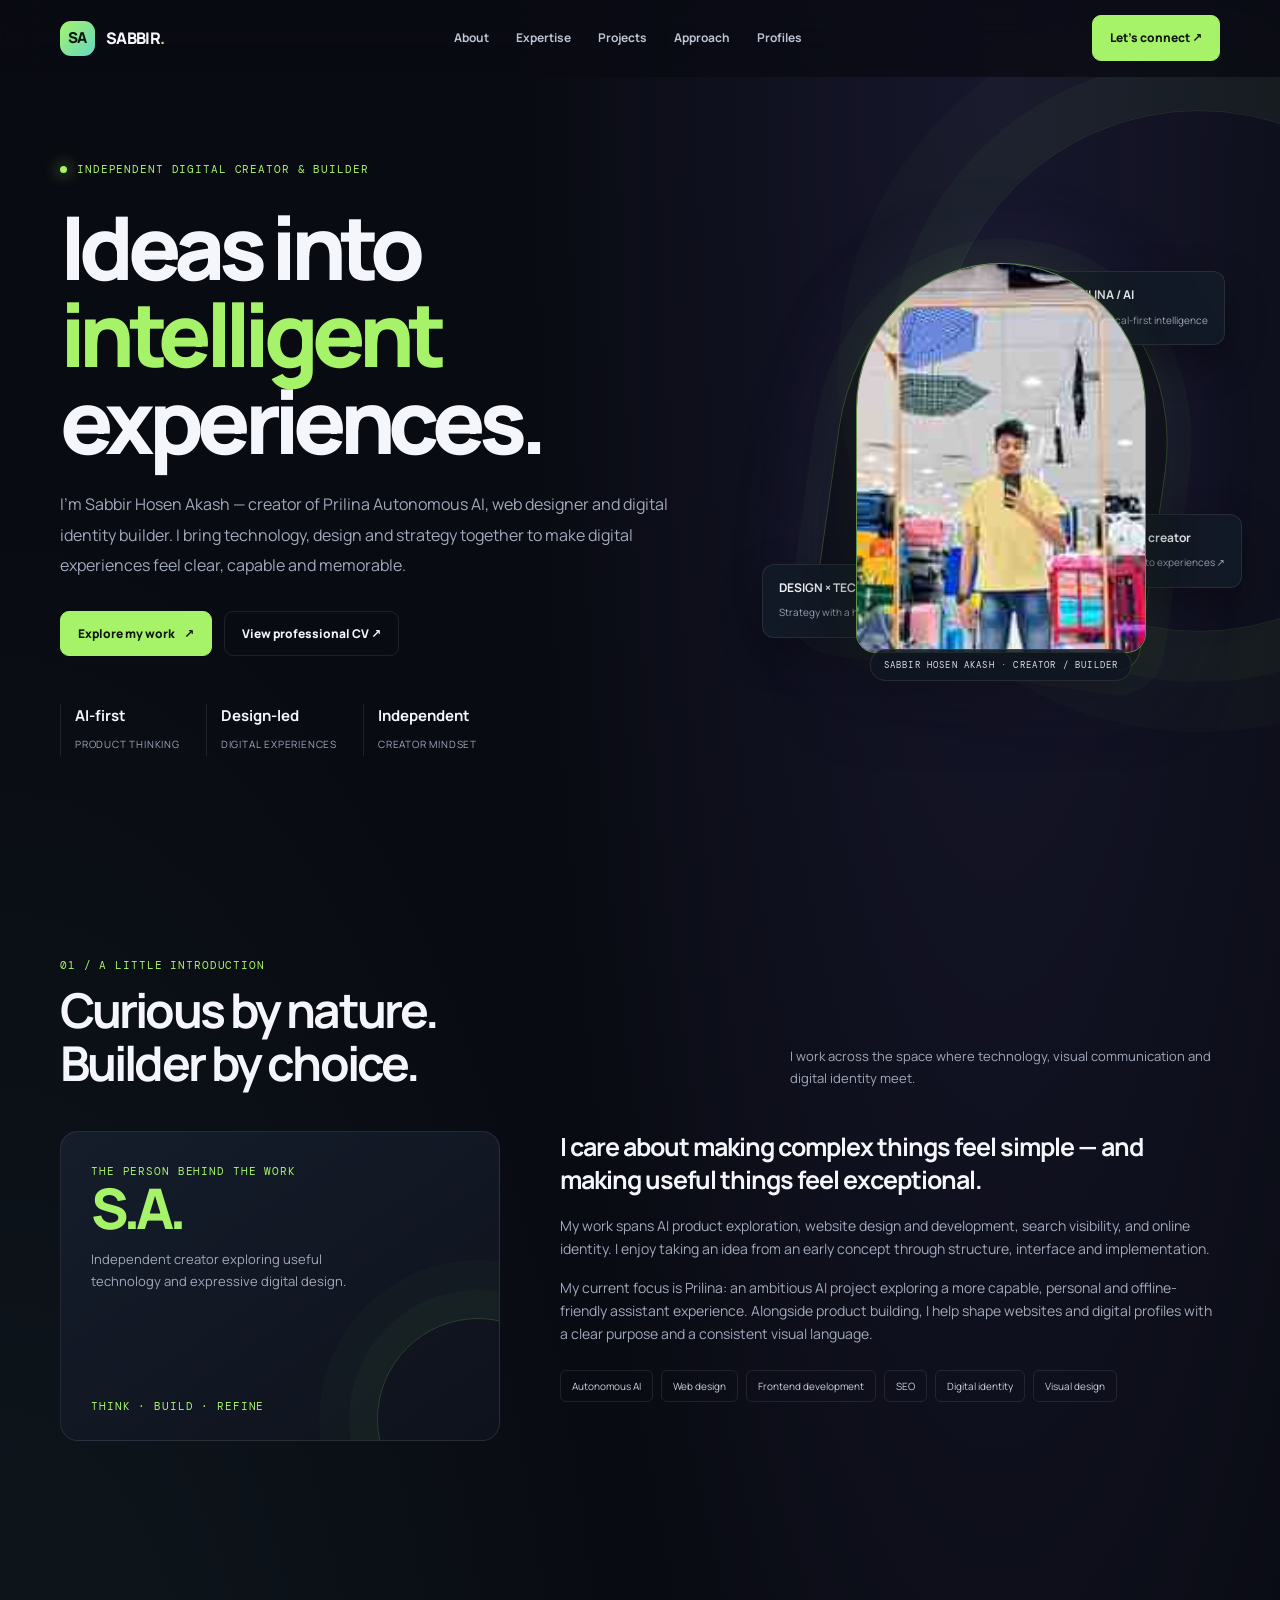
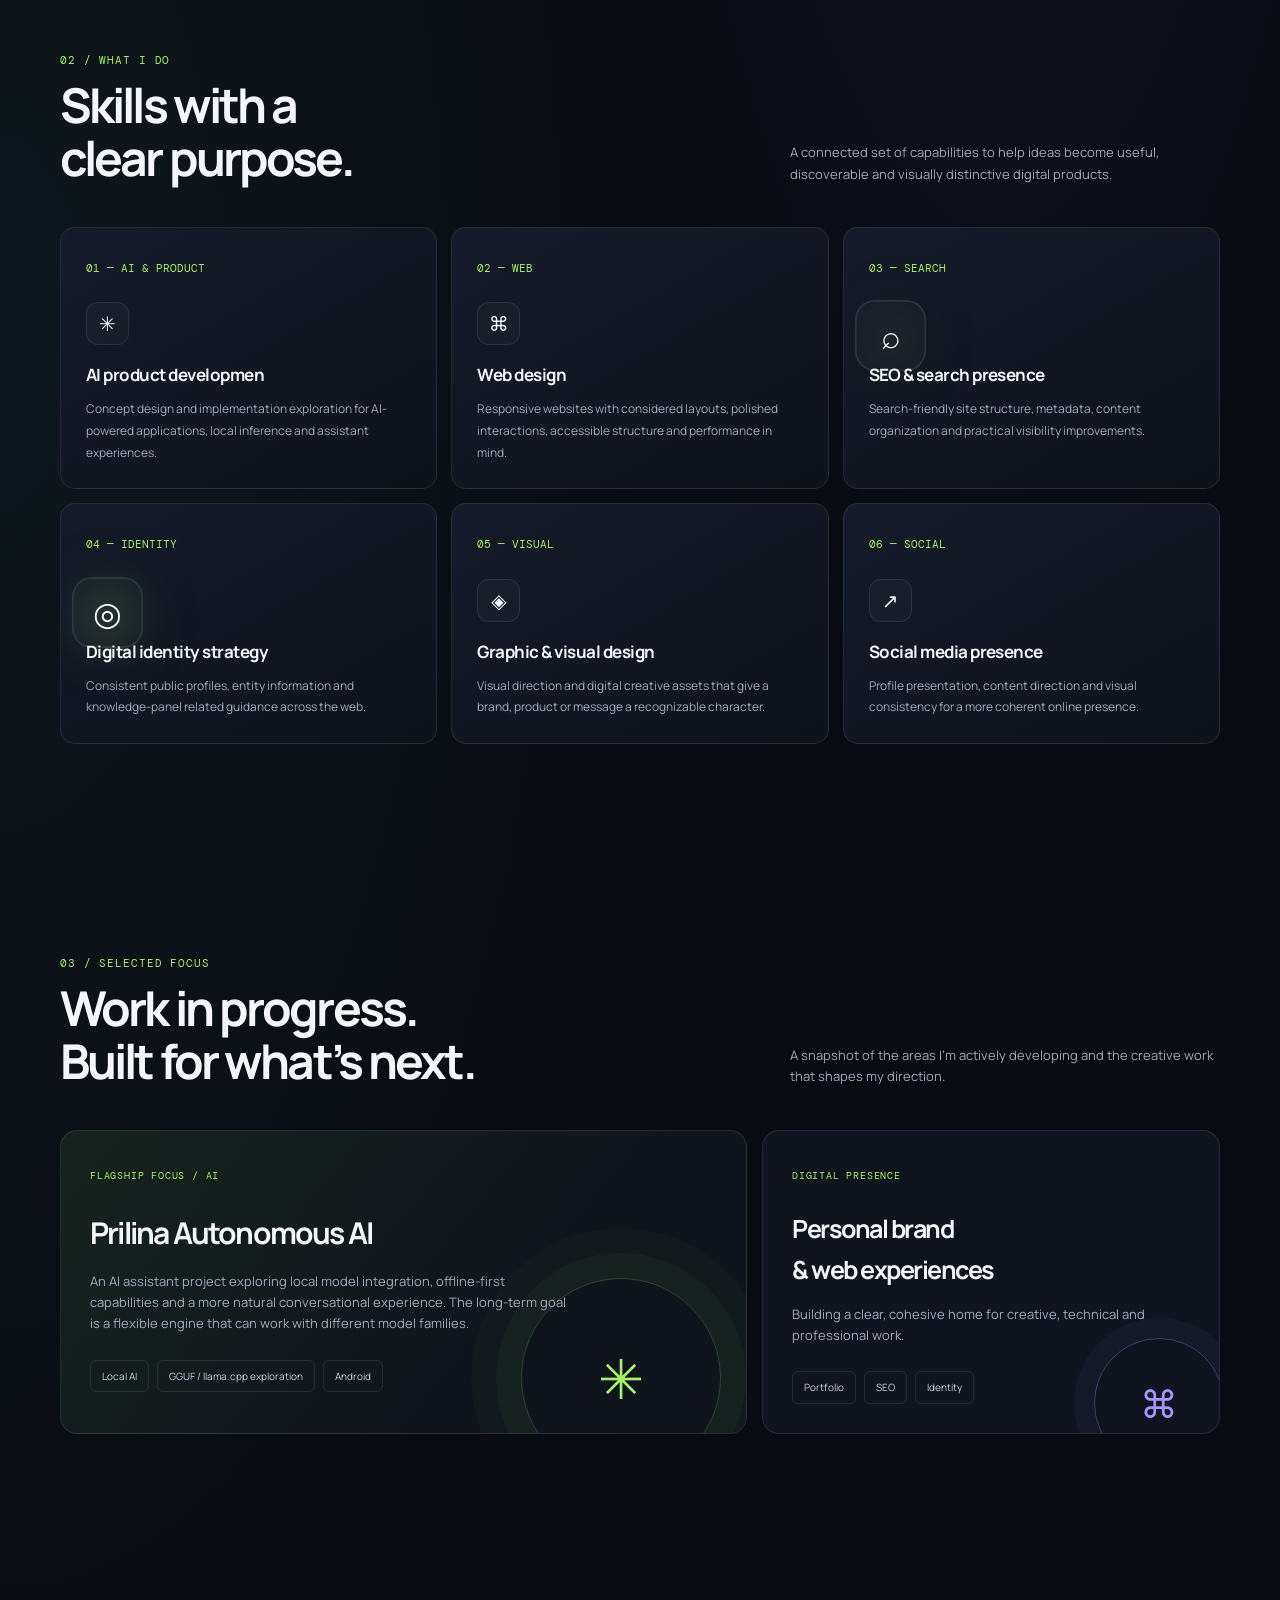
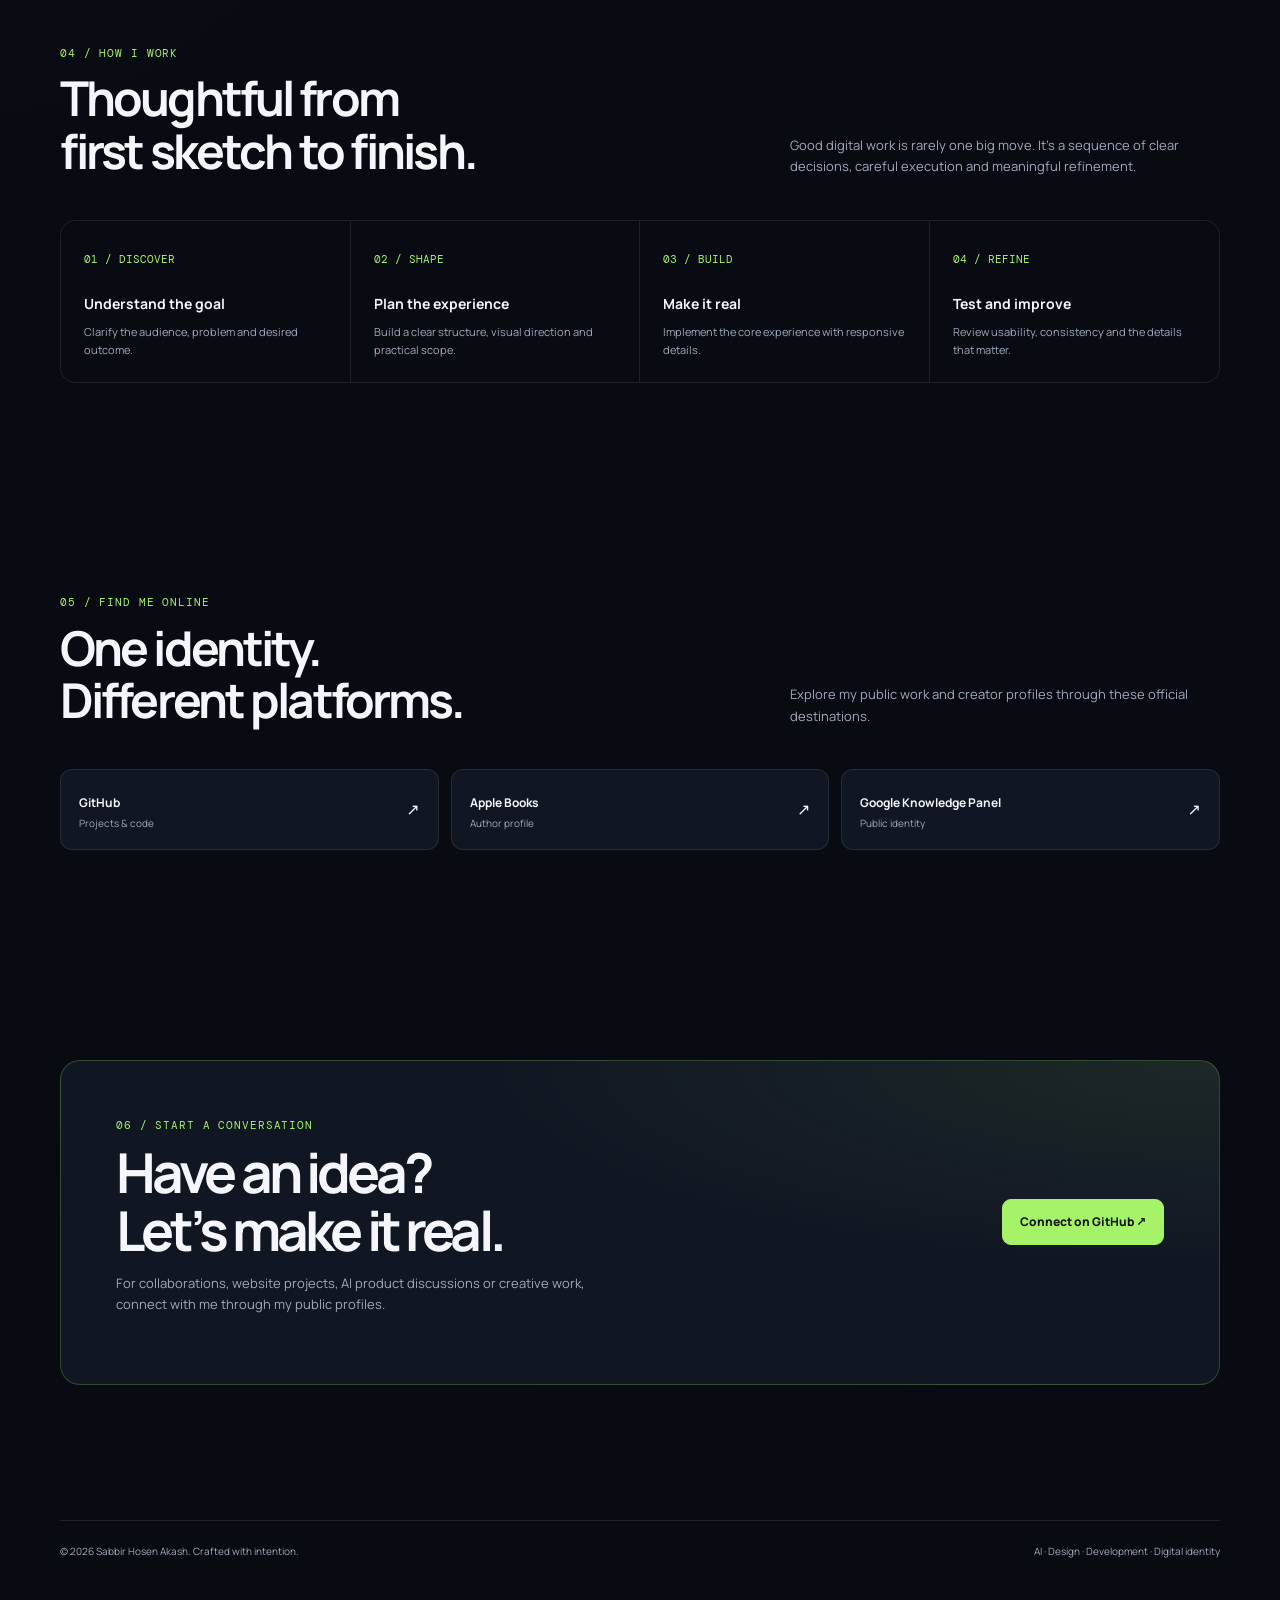
<file: index.html>
<!doctype html>
<html lang="en">
<head>
<meta charset="utf-8"><meta name="viewport" content="width=device-width,initial-scale=1">
<meta name="theme-color" content="#090b12">
<meta name="description" content="Sabbir Hosen Akash — Autonomous AI creator, web designer, developer and digital identity strategist.">
<meta property="og:title" content="Sabbir Hosen Akash — Digital Creator & AI Builder">
<meta property="og:description" content="Building intelligent experiences, thoughtful websites and stronger digital identities.">
<meta property="og:type" content="website">
<title>Sabbir Hosen Akash — Digital Creator & AI Builder</title>
<link rel="preconnect" href="https://fonts.googleapis.com"><link rel="preconnect" href="https://fonts.gstatic.com" crossorigin>
<link href="https://fonts.googleapis.com/css2?family=DM+Mono:wght@400;500&family=Manrope:wght@400;500;600;700;800&display=swap" rel="stylesheet">
<style>
:root{--bg:#090b12;--panel:#10141f;--panel2:#151b29;--line:rgba(255,255,255,.09);--text:#f4f6fb;--muted:#a0a9bb;--accent:#a6f36a;--cyan:#76d9ed;--purple:#a995ff;--max:1160px}
*{box-sizing:border-box}html{scroll-behavior:smooth;scroll-padding-top:90px}body{margin:0;background:radial-gradient(ellipse at 78% 0%,rgba(95,83,180,.17),transparent 34%),radial-gradient(ellipse at 0% 40%,rgba(80,180,170,.08),transparent 35%),var(--bg);color:var(--text);font-family:Manrope,system-ui,sans-serif;line-height:1.65}a{color:inherit;text-decoration:none}button{font:inherit}.wrap{width:min(var(--max),calc(100% - 44px));margin:auto}.mono{font-family:'DM Mono',monospace;letter-spacing:.08em;text-transform:uppercase;font-size:11px;color:var(--accent)}.nav{position:fixed;z-index:20;top:0;left:0;right:0;background:rgba(9,11,18,.78);backdrop-filter:blur(18px);border-bottom:1px solid transparent;transition:.25s}.nav.scrolled{border-color:var(--line)}.navin{height:76px;display:flex;align-items:center;justify-content:space-between}.brand{display:flex;align-items:center;gap:11px;font-weight:800;letter-spacing:-.04em}.brandmark{width:35px;height:35px;border-radius:11px;background:linear-gradient(135deg,var(--accent),#63d8c3);color:#10150e;display:grid;place-items:center;font-size:15px;font-weight:900}.links{display:flex;align-items:center;gap:27px;color:#bdc5d4;font-size:12px;font-weight:700}.links a:hover,.links a.active{color:var(--accent)}.navcta,.btn{display:inline-flex;align-items:center;justify-content:center;gap:9px;padding:12px 17px;border-radius:9px;background:var(--accent);color:#10150e;font-weight:800;font-size:12px;border:1px solid var(--accent);transition:.2s}.navcta:hover,.btn:hover{transform:translateY(-2px);box-shadow:0 10px 30px #a6f36a22}.menu{display:none;background:none;color:white;border:1px solid var(--line);border-radius:9px;padding:9px}.hero{min-height:760px;padding:160px 0 95px;display:flex;align-items:center;position:relative;overflow:hidden}.hero:after{content:"";position:absolute;width:520px;height:520px;border:1px solid #a6f36a1c;border-radius:50%;right:-180px;top:110px;box-shadow:0 0 0 50px #a6f36a08,0 0 0 100px #a6f36a05;pointer-events:none}.hero-grid{display:grid;grid-template-columns:1.2fr .8fr;gap:65px;align-items:center;position:relative;z-index:1}.eyebrow{display:flex;align-items:center;gap:10px;margin-bottom:25px}.dot{width:7px;height:7px;border-radius:50%;background:var(--accent);box-shadow:0 0 15px var(--accent)}h1{font-size:clamp(48px,7vw,88px);line-height:.99;letter-spacing:-.075em;margin:0 0 25px;font-weight:800}h1 span{color:var(--accent)}.hero p{max-width:610px;color:var(--muted);font-size:16px;line-height:1.9;margin:0 0 30px}.actions{display:flex;gap:12px;flex-wrap:wrap}.btn.secondary{background:transparent;color:var(--text);border-color:var(--line)}.btn.secondary:hover{border-color:var(--accent);color:var(--accent);box-shadow:none}.hero-meta{display:flex;gap:26px;margin-top:48px;flex-wrap:wrap}.meta{border-left:1px solid var(--line);padding-left:14px}.meta strong{display:block;font-size:15px}.meta small{font-size:10px;color:var(--muted);text-transform:uppercase;letter-spacing:.08em}.visual{min-height:440px;position:relative;display:grid;place-items:center}.orb{width:min(350px,80vw);aspect-ratio:1;border-radius:50%;background:radial-gradient(circle at 35% 30%,#28374b,#151d2b 45%,#0b1019 70%);border:1px solid #a6f36a40;box-shadow:inset 0 0 80px #9ff06c12,0 0 100px #8d82ff18;position:relative;display:grid;place-items:center;animation:float 7s ease-in-out infinite}.orb:before,.orb:after{content:"";position:absolute;inset:18px;border:1px solid #a6f36a30;border-radius:50%;transform:rotateX(68deg)}.orb:after{inset:42px;transform:rotateY(65deg) rotateX(68deg);border-color:#76d9ed40}.orbcore{width:145px;height:145px;border-radius:38px;background:linear-gradient(145deg,#b9ff7d,#5cc9bb);display:grid;place-items:center;color:#10170f;font-size:52px;font-weight:800;letter-spacing:-.1em;box-shadow:0 20px 70px #a6f36a33;transform:rotate(-8deg)}.floatcard{position:absolute;background:#141b28eF;border:1px solid var(--line);border-radius:12px;padding:13px 16px;backdrop-filter:blur(15px);box-shadow:0 15px 40px #0005}.floatcard b{display:block;font-size:12px}.floatcard small{font-size:10px;color:var(--muted)}.fc1{top:45px;right:-2px}.fc2{bottom:45px;left:-12px}.fc3{bottom:95px;right:-30px}.section{padding:105px 0}.sectionhead{display:flex;align-items:end;justify-content:space-between;gap:30px;margin-bottom:42px}.sectionhead h2{font-size:clamp(32px,4vw,48px);line-height:1.1;letter-spacing:-.06em;margin:10px 0 0}.sectionhead p{max-width:430px;color:var(--muted);font-size:13px;margin:0}.aboutgrid{display:grid;grid-template-columns:.8fr 1.2fr;gap:60px}.aboutcard{background:linear-gradient(145deg,#151d2b,#0e121c);border:1px solid var(--line);border-radius:18px;padding:30px;min-height:310px;position:relative;overflow:hidden}.aboutcard:after{content:"";position:absolute;width:200px;height:200px;border:1px solid #a6f36a30;border-radius:50%;right:-80px;bottom:-80px;box-shadow:0 0 0 28px #a6f36a08,0 0 0 58px #a6f36a05}.aboutcard .big{font-size:56px;font-weight:800;letter-spacing:-.09em;color:var(--accent);line-height:1}.aboutcard p{color:var(--muted);font-size:13px;max-width:290px}.aboutcopy h3{font-size:25px;line-height:1.3;letter-spacing:-.04em;margin:0 0 18px}.aboutcopy p{color:var(--muted);font-size:14px;margin:0 0 15px}.chips{display:flex;gap:8px;flex-wrap:wrap;margin-top:25px}.chip{border:1px solid var(--line);padding:7px 11px;border-radius:6px;color:#c7d0df;font-size:10px}.services{display:grid;grid-template-columns:repeat(3,1fr);gap:14px}.service{background:linear-gradient(150deg,#151b29,#0e121b);border:1px solid var(--line);border-radius:15px;padding:25px;min-height:230px;transition:.25s;position:relative;overflow:hidden}.service:hover{transform:translateY(-5px);border-color:#a6f36a66}.service .num{font:11px 'DM Mono';color:var(--accent)}.service .ico{width:43px;height:43px;border:1px solid var(--line);border-radius:12px;display:grid;place-items:center;font-size:20px;margin:23px 0 16px;background:#ffffff06}.service h3{font-size:17px;margin:0 0 9px;letter-spacing:-.03em}.service p{font-size:12px;color:var(--muted);margin:0;line-height:1.8}.projects{display:grid;grid-template-columns:1.2fr .8fr;gap:15px}.project{border:1px solid var(--line);border-radius:17px;background:var(--panel);padding:29px;min-height:290px;position:relative;overflow:hidden}.project.primary{background:linear-gradient(130deg,#17231e,#10151d 65%)}.project .tag{font:10px 'DM Mono';color:var(--accent);text-transform:uppercase;letter-spacing:.08em}.project h3{font-size:30px;letter-spacing:-.06em;margin:22px 0 10px}.project p{max-width:480px;color:var(--muted);font-size:13px}.projectart{position:absolute;right:25px;bottom:-45px;width:200px;height:200px;border:1px solid #a6f36a35;border-radius:50%;display:grid;place-items:center;color:var(--accent);font-size:55px;box-shadow:0 0 0 25px #a6f36a08,0 0 0 50px #a6f36a05}.project.small h3{font-size:25px}.project.small .projectart{width:130px;height:130px;font-size:38px;right:-5px;bottom:-35px;color:var(--purple);border-color:#a995ff50;box-shadow:0 0 0 20px #a995ff0a}.process{display:grid;grid-template-columns:repeat(4,1fr);border:1px solid var(--line);border-radius:15px;overflow:hidden}.step{padding:23px;border-right:1px solid var(--line)}.step:last-child{border:0}.step span{font:11px 'DM Mono';color:var(--accent)}.step h3{font-size:14px;margin:22px 0 8px}.step p{font-size:11px;color:var(--muted);margin:0}.profilelinks{display:grid;grid-template-columns:repeat(3,1fr);gap:12px}.profilelink{border:1px solid var(--line);background:#111722;border-radius:12px;padding:18px;display:flex;justify-content:space-between;align-items:center;transition:.2s}.profilelink:hover{border-color:var(--accent);transform:translateY(-3px)}.profilelink b{font-size:12px}.profilelink small{display:block;color:var(--muted);font-size:10px}.contactbox{border:1px solid #a6f36a38;border-radius:20px;padding:55px;background:radial-gradient(ellipse at 100% 0%,#a6f36a14,transparent 45%),#111722;display:flex;align-items:center;justify-content:space-between;gap:30px}.contactbox h2{font-size:clamp(32px,5vw,55px);letter-spacing:-.07em;line-height:1.05;margin:10px 0}.contactbox p{color:var(--muted);font-size:13px;max-width:480px}.footer{padding:30px 0 45px;color:var(--muted);font-size:10px}.footerin{display:flex;justify-content:space-between;gap:20px;border-top:1px solid var(--line);padding-top:22px}.reveal{opacity:0;transform:translateY(22px);transition:opacity .7s,transform .7s}.reveal.visible{opacity:1;transform:none}.topbtn{position:fixed;right:22px;bottom:22px;z-index:10;width:42px;height:42px;border-radius:10px;border:1px solid var(--line);background:#151b29;color:var(--accent);display:none;cursor:pointer}.topbtn.show{display:block}
@keyframes float{0%,100%{transform:translateY(0)}50%{transform:translateY(-13px)}}@media(max-width:850px){.links{gap:14px}.hero-grid{grid-template-columns:1fr .75fr;gap:20px}.visual{transform:scale(.85)}.services{grid-template-columns:repeat(2,1fr)}.aboutgrid{gap:25px}.profilelinks{grid-template-columns:repeat(2,1fr)}}@media(max-width:650px){.wrap{width:min(100% - 32px,var(--max))}.navin{height:66px}.menu{display:block}.links{display:none;position:absolute;top:66px;left:0;right:0;padding:20px 24px;background:#0d111b;flex-direction:column;align-items:flex-start;border-bottom:1px solid var(--line)}.links.open{display:flex}.navcta{display:none}.hero{padding:125px 0 55px;min-height:auto}.hero-grid{grid-template-columns:1fr}.hero p{font-size:14px}.hero-meta{margin-top:32px}.visual{min-height:330px;transform:none;margin-top:0}.orb{width:260px}.orbcore{width:110px;height:110px;font-size:40px}.fc1{right:0;top:10px}.fc2{left:0;bottom:12px}.fc3{right:-4px;bottom:35px}.section{padding:75px 0}.sectionhead{display:block}.sectionhead p{margin-top:15px}.aboutgrid{grid-template-columns:1fr}.aboutcard{min-height:230px}.services{grid-template-columns:1fr}.service{min-height:190px}.projects{grid-template-columns:1fr}.project{min-height:260px}.process{grid-template-columns:1fr 1fr}.step:nth-child(2){border-right:0}.step:nth-child(-n+2){border-bottom:1px solid var(--line)}.profilelinks{grid-template-columns:1fr}.contactbox{padding:30px;display:block}.contactbox .btn{margin-top:12px}.footerin{display:block}.footerin span{display:block;margin-top:8px}}@media(prefers-reduced-motion:reduce){*,*:before,*:after{scroll-behavior:auto!important;animation:none!important;transition:none!important}.reveal{opacity:1;transform:none}}

/* Real portrait hero */
.portrait-visual{min-height:470px}.portrait-halo{position:absolute;width:330px;height:390px;border:1px solid #a6f36a44;border-radius:48% 48% 24px 24px;transform:rotate(8deg);box-shadow:0 0 0 24px #a6f36a08,0 0 100px #8d82ff22;animation:haloFloat 8s ease-in-out infinite}.portrait-frame{position:relative;z-index:1;width:min(290px,74vw);height:390px;border:1px solid #a6f36a88;border-radius:150px 150px 20px 20px;overflow:hidden;background:#172031;box-shadow:0 25px 80px #0009,0 0 45px #a6f36a1b;animation:float 7s ease-in-out infinite}.portrait-frame img{width:100%;height:100%;display:block;object-fit:cover;object-position:center 24%}.portrait-caption{position:absolute;z-index:2;bottom:12px;left:50%;transform:translateX(-50%);white-space:nowrap;font:9px "DM Mono",monospace;letter-spacing:.13em;color:#d7e1ee;background:#101722d9;border:1px solid var(--line);padding:9px 13px;border-radius:30px}.portrait-visual .fc1{right:-5px;top:48px}.portrait-visual .fc2{left:-20px;bottom:55px}.portrait-visual .fc3{right:-22px;bottom:105px}@keyframes haloFloat{50%{transform:rotate(-3deg) scale(1.04)}}
.service{--service-accent:var(--accent)}.service .ico{transition:transform .6s cubic-bezier(.2,.8,.2,1),font-size .6s,box-shadow .6s}.service .ico.spotlight{transform:translateY(12px) scale(1.65);text-shadow:0 0 30px var(--accent);filter:drop-shadow(0 0 18px #a6f36a88)}.service h3,.service p{min-height:1.5em}.service .num{color:var(--service-accent)}.service:hover .ico{transform:translateY(-4px) scale(1.12);box-shadow:0 0 25px #a6f36a18}
@media(max-width:650px){.portrait-visual{min-height:390px}.portrait-frame{height:320px;width:240px}.portrait-halo{width:270px;height:330px}.portrait-caption{font-size:7px}.portrait-visual .fc1{top:8px;right:0}.portrait-visual .fc2{left:0;bottom:8px}.portrait-visual .fc3{right:0;bottom:35px}}
</style>
</head>
<body>
<header class="nav" id="nav"><div class="wrap navin"><a class="brand" href="#home"><span class="brandmark">SA</span><span>SABBIR<span style="color:var(--accent)">.</span></span></a><button class="menu" id="menu" aria-label="Open navigation">☰</button><nav class="links" id="links"><a href="#about">About</a><a href="#services">Expertise</a><a href="#work">Projects</a><a href="#approach">Approach</a><a href="#profiles">Profiles</a></nav><a class="navcta" href="#contact">Let's connect ↗</a></div></header>
<main>
<section class="hero" id="home"><div class="wrap hero-grid"><div><div class="eyebrow mono"><i class="dot"></i> Independent digital creator & builder</div><h1>Ideas into<br><span>intelligent</span><br>experiences.</h1><p>I'm Sabbir Hosen Akash — creator of Prilina Autonomous AI, web designer and digital identity builder. I bring technology, design and strategy together to make digital experiences feel clear, capable and memorable.</p><div class="actions"><a class="btn" href="#work">Explore my work <span>↗</span></a><a class="btn secondary" href="cv.html">View professional CV ↗</a></div><div class="hero-meta"><div class="meta"><strong>AI-first</strong><small>Product thinking</small></div><div class="meta"><strong>Design-led</strong><small>Digital experiences</small></div><div class="meta"><strong>Independent</strong><small>Creator mindset</small></div></div></div><div class="visual portrait-visual" aria-label="Portrait of Sabbir Hosen Akash"><div class="portrait-halo"></div><div class="portrait-frame"><img src="assets/sabbir-portrait.jpg" alt="Sabbir Hosen Akash" fetchpriority="high"></div><div class="floatcard fc1"><b>PRILINA / AI</b><small>Building local-first intelligence</small></div><div class="floatcard fc2"><b>DESIGN × TECHNOLOGY</b><small>Strategy with a human touch</small></div><div class="floatcard fc3"><b>Digital creator</b><small>Ideas into experiences ↗</small></div><span class="portrait-caption">SABBIR HOSEN AKASH · CREATOR / BUILDER</span></div></div></section>
<section class="section" id="about"><div class="wrap"><div class="sectionhead reveal"><div><div class="mono">01 / A little introduction</div><h2>Curious by nature.<br>Builder by choice.</h2></div><p>I work across the space where technology, visual communication and digital identity meet.</p></div><div class="aboutgrid"><div class="aboutcard reveal"><div class="mono">The person behind the work</div><div class="big">S.A.</div><p>Independent creator exploring useful technology and expressive digital design.</p><div class="mono" style="position:absolute;bottom:25px">Think · Build · Refine</div></div><div class="aboutcopy reveal"><h3>I care about making complex things feel simple — and making useful things feel exceptional.</h3><p>My work spans AI product exploration, website design and development, search visibility, and online identity. I enjoy taking an idea from an early concept through structure, interface and implementation.</p><p>My current focus is Prilina: an ambitious AI project exploring a more capable, personal and offline-friendly assistant experience. Alongside product building, I help shape websites and digital profiles with a clear purpose and a consistent visual language.</p><div class="chips"><span class="chip">Autonomous AI</span><span class="chip">Web design</span><span class="chip">Frontend development</span><span class="chip">SEO</span><span class="chip">Digital identity</span><span class="chip">Visual design</span></div></div></div></div></section>
<section class="section" id="services"><div class="wrap"><div class="sectionhead reveal"><div><div class="mono">02 / What I do</div><h2>Skills with a<br>clear purpose.</h2></div><p>A connected set of capabilities to help ideas become useful, discoverable and visually distinctive digital products.</p></div><div class="services">
<article class="service reveal"><span class="num">01 — AI & PRODUCT</span><div class="ico">✳</div><h3>AI product development</h3><p>Concept design and implementation exploration for AI-powered applications, local inference and assistant experiences.</p></article>
<article class="service reveal"><span class="num">02 — WEB</span><div class="ico">⌘</div><h3>Web design & development</h3><p>Responsive websites with considered layouts, polished interactions, accessible structure and performance in mind.</p></article>
<article class="service reveal"><span class="num">03 — SEARCH</span><div class="ico">⌕</div><h3>SEO & search presence</h3><p>Search-friendly site structure, metadata, content organization and practical visibility improvements.</p></article>
<article class="service reveal"><span class="num">04 — IDENTITY</span><div class="ico">◎</div><h3>Digital identity strategy</h3><p>Consistent public profiles, entity information and knowledge-panel related guidance across the web.</p></article>
<article class="service reveal"><span class="num">05 — VISUAL</span><div class="ico">◈</div><h3>Graphic & visual design</h3><p>Visual direction and digital creative assets that give a brand, product or message a recognizable character.</p></article>
<article class="service reveal"><span class="num">06 — SOCIAL</span><div class="ico">↗</div><h3>Social media presence</h3><p>Profile presentation, content direction and visual consistency for a more coherent online presence.</p></article>
</div></div></section>
<section class="section" id="work"><div class="wrap"><div class="sectionhead reveal"><div><div class="mono">03 / Selected focus</div><h2>Work in progress.<br>Built for what’s next.</h2></div><p>A snapshot of the areas I’m actively developing and the creative work that shapes my direction.</p></div><div class="projects"><article class="project primary reveal"><span class="tag">Flagship focus / AI</span><h3>Prilina Autonomous AI</h3><p>An AI assistant project exploring local model integration, offline-first capabilities and a more natural conversational experience. The long-term goal is a flexible engine that can work with different model families.</p><div class="chips"><span class="chip">Local AI</span><span class="chip">GGUF / llama.cpp exploration</span><span class="chip">Android</span></div><div class="projectart">✳</div></article><article class="project small reveal"><span class="tag">Digital presence</span><h3>Personal brand<br>& web experiences</h3><p>Building a clear, cohesive home for creative, technical and professional work.</p><div class="chips"><span class="chip">Portfolio</span><span class="chip">SEO</span><span class="chip">Identity</span></div><div class="projectart">⌘</div></article></div></div></section>
<section class="section" id="approach"><div class="wrap"><div class="sectionhead reveal"><div><div class="mono">04 / How I work</div><h2>Thoughtful from<br>first sketch to finish.</h2></div><p>Good digital work is rarely one big move. It’s a sequence of clear decisions, careful execution and meaningful refinement.</p></div><div class="process reveal"><div class="step"><span>01 / DISCOVER</span><h3>Understand the goal</h3><p>Clarify the audience, problem and desired outcome.</p></div><div class="step"><span>02 / SHAPE</span><h3>Plan the experience</h3><p>Build a clear structure, visual direction and practical scope.</p></div><div class="step"><span>03 / BUILD</span><h3>Make it real</h3><p>Implement the core experience with responsive details.</p></div><div class="step"><span>04 / REFINE</span><h3>Test and improve</h3><p>Review usability, consistency and the details that matter.</p></div></div></div></section>
<section class="section" id="profiles"><div class="wrap"><div class="sectionhead reveal"><div><div class="mono">05 / Find me online</div><h2>One identity.<br>Different platforms.</h2></div><p>Explore my public work and creator profiles through these official destinations.</p></div><div class="profilelinks reveal"><a class="profilelink" href="https://github.com/SabbirHosenAkash" target="_blank" rel="noopener"><span><b>GitHub</b><small>Projects & code</small></span><span>↗</span></a><a class="profilelink" href="https://books.apple.com/us/author/sabbir-hosen-akash/id1695164042" target="_blank" rel="noopener"><span><b>Apple Books</b><small>Author profile</small></span><span>↗</span></a><a class="profilelink" href="https://g.co/kgs/DLSZxwh" target="_blank" rel="noopener"><span><b>Google Knowledge Panel</b><small>Public identity</small></span><span>↗</span></a></div></div></section>
<section class="section" id="contact"><div class="wrap"><div class="contactbox reveal"><div><div class="mono">06 / Start a conversation</div><h2>Have an idea?<br>Let’s make it real.</h2><p>For collaborations, website projects, AI product discussions or creative work, connect with me through my public profiles.</p></div><a class="btn" href="https://github.com/SabbirHosenAkash" target="_blank" rel="noopener">Connect on GitHub ↗</a></div></div></section>
</main>
<footer class="footer"><div class="wrap footerin"><span>© <span id="year"></span> Sabbir Hosen Akash. Crafted with intention.</span><span>AI · Design · Development · Digital identity</span></div></footer>
<button class="topbtn" id="top" aria-label="Back to top">↑</button>
<script>
const nav=document.getElementById('nav'),menu=document.getElementById('menu'),links=document.getElementById('links'),topBtn=document.getElementById('top');
document.getElementById('year').textContent=new Date().getFullYear();
menu.addEventListener('click',()=>links.classList.toggle('open'));
links.querySelectorAll('a').forEach(a=>a.addEventListener('click',()=>links.classList.remove('open')));
function scrollState(){nav.classList.toggle('scrolled',scrollY>20);topBtn.classList.toggle('show',scrollY>500)}addEventListener('scroll',scrollState,{passive:true});scrollState();
topBtn.addEventListener('click',()=>scrollTo({top:0,behavior:'smooth'}));
const observer=new IntersectionObserver(entries=>entries.forEach(e=>{if(e.isIntersecting){e.target.classList.add('visible');observer.unobserve(e.target)}}),{threshold:.12});
document.querySelectorAll('.reveal').forEach(el=>observer.observe(el));
const sections=[...document.querySelectorAll('main section[id]')],anchors=[...links.querySelectorAll('a')];
const activeObserver=new IntersectionObserver(entries=>entries.forEach(e=>{if(e.isIntersecting)anchors.forEach(a=>a.classList.toggle('active',a.getAttribute('href')==='#'+e.target.id))}),{rootMargin:'-35% 0px -55% 0px'});
sections.forEach(s=>activeObserver.observe(s));


// Continuous advice-video style service card loop: icon highlight, title typing, description typing, clear and repeat.
const serviceCards=[...document.querySelectorAll('.service')];
serviceCards.forEach((card,index)=>{const icon=card.querySelector('.ico'),title=card.querySelector('h3'),desc=card.querySelector('p');if(!icon||!title||!desc)return;const titleText=title.textContent.trim(),descText=desc.textContent.trim();let cancelled=false;const wait=ms=>new Promise(resolve=>setTimeout(resolve,ms));const type=async(el,value,speed)=>{el.textContent='';for(let i=0;i<value.length&&!cancelled;i++){el.textContent=value.slice(0,i+1);await wait(speed)}};const loop=async()=>{while(!cancelled){icon.classList.add('spotlight');await wait(850);icon.classList.remove('spotlight');await type(title,titleText,48);await wait(240);await type(desc,descText,15);await wait(1700);title.textContent='';desc.textContent='';await wait(300)}};setTimeout(loop,index*550);});
</script>
</body></html>
</file>
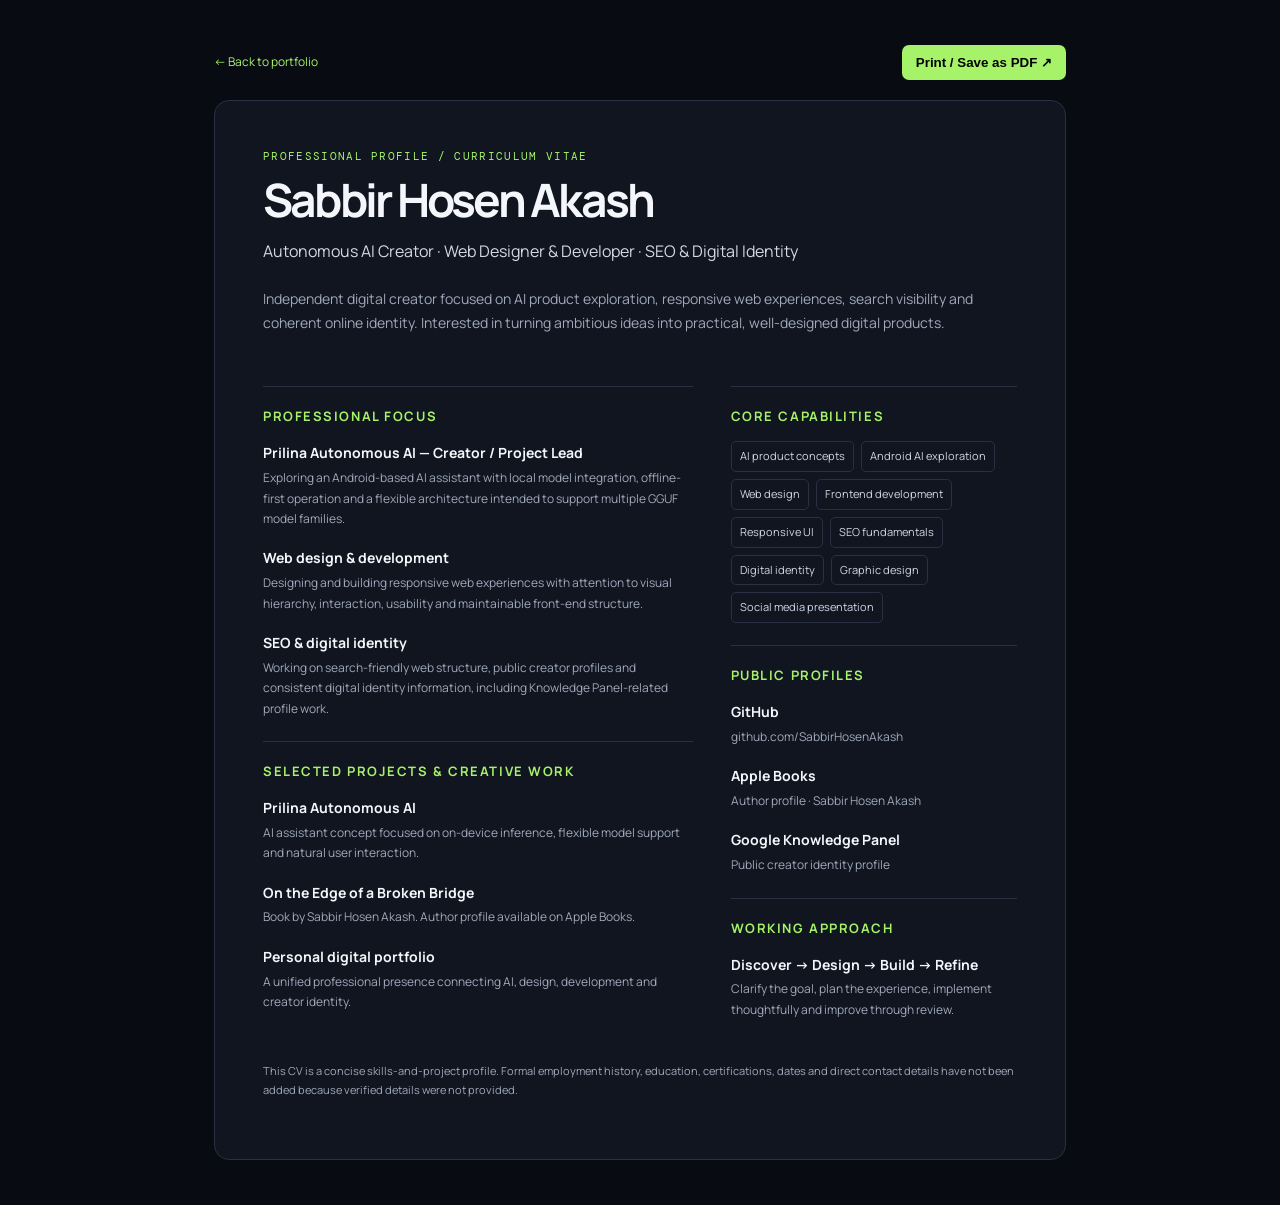
<file: cv.html>
<!doctype html>
<html lang="en"><head><meta charset="utf-8"><meta name="viewport" content="width=device-width,initial-scale=1"><meta name="theme-color" content="#090b12"><title>Professional Profile — Sabbir Hosen Akash</title><link href="https://fonts.googleapis.com/css2?family=DM+Mono&family=Manrope:wght@400;500;600;700;800&display=swap" rel="stylesheet"><style>
:root{--bg:#090b12;--panel:#111722;--line:#283141;--text:#f4f6fb;--muted:#a0a9bb;--accent:#a6f36a}*{box-sizing:border-box}body{margin:0;background:var(--bg);color:var(--text);font:14px/1.7 Manrope,Arial,sans-serif}.page{max-width:900px;margin:45px auto;padding:0 24px}.top{display:flex;justify-content:space-between;gap:20px;align-items:center;margin-bottom:20px}.top a{color:var(--accent);text-decoration:none;font-size:12px}.actions{display:flex;gap:9px}.actions button{background:var(--accent);border:0;border-radius:7px;padding:10px 14px;font-weight:800;cursor:pointer}.sheet{background:#10151f;border:1px solid var(--line);padding:48px;border-radius:15px}.kicker{font:11px 'DM Mono';letter-spacing:.12em;color:var(--accent);text-transform:uppercase}.name{font-size:46px;line-height:1.1;letter-spacing:-.06em;margin:12px 0}.role{font-size:16px;color:#d2d9e5}.intro{color:var(--muted);max-width:720px;margin:22px 0 30px}.grid{display:grid;grid-template-columns:1.2fr .8fr;gap:38px}.section{border-top:1px solid var(--line);padding-top:18px;margin-top:22px}.section h2{font-size:13px;text-transform:uppercase;letter-spacing:.12em;color:var(--accent);margin:0 0 14px}.item{margin-bottom:17px}.item h3{font-size:14px;margin:0 0 3px}.item p{font-size:12px;color:var(--muted);margin:0}.tags{display:flex;flex-wrap:wrap;gap:7px}.tag{border:1px solid var(--line);border-radius:5px;padding:5px 8px;color:#d0d8e5;font-size:11px}.note{font-size:11px;color:var(--muted);margin-top:25px}@media(max-width:650px){.page{margin:15px auto;padding:0 12px}.sheet{padding:25px 20px}.grid{grid-template-columns:1fr;gap:0}.name{font-size:36px}.top{align-items:flex-start;flex-direction:column}}@media print{body{background:#fff;color:#171b23}.page{max-width:none;margin:0;padding:0}.sheet{background:#fff;border:0;padding:20px;color:#171b23}.intro,.item p,.note{color:#4d5664}.tag{color:#333;border-color:#bbb}.kicker,.section h2{color:#426b24}.top{display:none}.section{border-color:#ddd}.role{color:#333}@page{margin:15mm}}
</style></head><body><div class="page"><div class="top"><a href="index.html">← Back to portfolio</a><div class="actions"><button onclick="window.print()">Print / Save as PDF ↗</button></div></div><article class="sheet"><div class="kicker">Professional profile / Curriculum vitae</div><h1 class="name">Sabbir Hosen Akash</h1><div class="role">Autonomous AI Creator · Web Designer & Developer · SEO & Digital Identity</div><p class="intro">Independent digital creator focused on AI product exploration, responsive web experiences, search visibility and coherent online identity. Interested in turning ambitious ideas into practical, well-designed digital products.</p><div class="grid"><div><section class="section"><h2>Professional focus</h2><div class="item"><h3>Prilina Autonomous AI — Creator / Project Lead</h3><p>Exploring an Android-based AI assistant with local model integration, offline-first operation and a flexible architecture intended to support multiple GGUF model families.</p></div><div class="item"><h3>Web design & development</h3><p>Designing and building responsive web experiences with attention to visual hierarchy, interaction, usability and maintainable front-end structure.</p></div><div class="item"><h3>SEO & digital identity</h3><p>Working on search-friendly web structure, public creator profiles and consistent digital identity information, including Knowledge Panel-related profile work.</p></div></section><section class="section"><h2>Selected projects & creative work</h2><div class="item"><h3>Prilina Autonomous AI</h3><p>AI assistant concept focused on on-device inference, flexible model support and natural user interaction.</p></div><div class="item"><h3>On the Edge of a Broken Bridge</h3><p>Book by Sabbir Hosen Akash. Author profile available on Apple Books.</p></div><div class="item"><h3>Personal digital portfolio</h3><p>A unified professional presence connecting AI, design, development and creator identity.</p></div></section></div><aside><section class="section"><h2>Core capabilities</h2><div class="tags"><span class="tag">AI product concepts</span><span class="tag">Android AI exploration</span><span class="tag">Web design</span><span class="tag">Frontend development</span><span class="tag">Responsive UI</span><span class="tag">SEO fundamentals</span><span class="tag">Digital identity</span><span class="tag">Graphic design</span><span class="tag">Social media presentation</span></div></section><section class="section"><h2>Public profiles</h2><div class="item"><h3>GitHub</h3><p>github.com/SabbirHosenAkash</p></div><div class="item"><h3>Apple Books</h3><p>Author profile · Sabbir Hosen Akash</p></div><div class="item"><h3>Google Knowledge Panel</h3><p>Public creator identity profile</p></div></section><section class="section"><h2>Working approach</h2><div class="item"><h3>Discover → Design → Build → Refine</h3><p>Clarify the goal, plan the experience, implement thoughtfully and improve through review.</p></div></section></aside></div><p class="note">This CV is a concise skills-and-project profile. Formal employment history, education, certifications, dates and direct contact details have not been added because verified details were not provided.</p></article></div></body></html>
</file>
